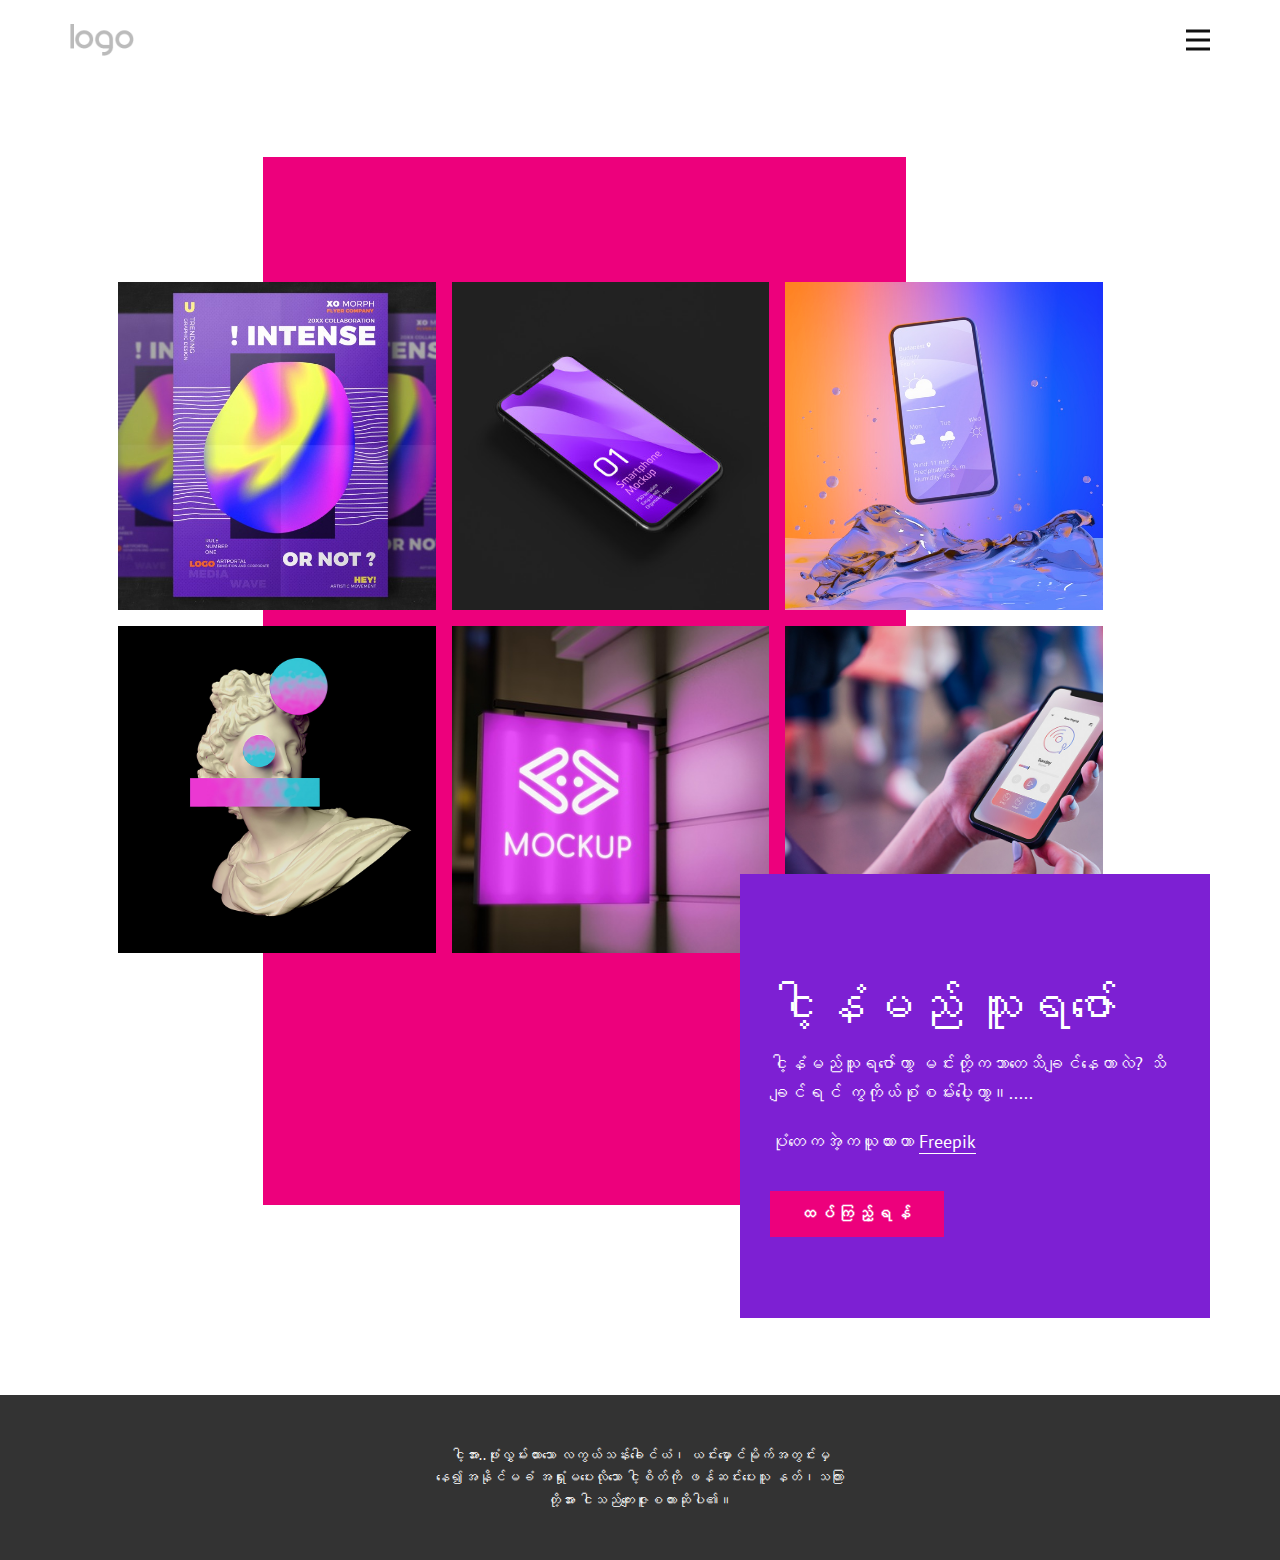
<file: index.html>
<!DOCTYPE html>
<html style="font-size: 16px;">
  <head>
    <meta name="viewport" content="width=device-width, initial-scale=1.0">
    <meta charset="utf-8">
    <meta name="keywords" content="Our Portfolio">
    <meta name="description" content="">
    <meta name="page_type" content="np-template-header-footer-from-plugin">
    <title>သူရဇော်</title>
    <link rel="stylesheet" href="nicepage.css" media="screen">
<link rel="stylesheet" href="Page-2.css" media="screen">
    <script class="u-script" type="text/javascript" src="jquery-1.9.1.min.js" defer=""></script>
    <script class="u-script" type="text/javascript" src="nicepage.js" defer=""></script>
    <meta name="generator" content="Nicepage 3.18.2, nicepage.com">
    <link id="u-theme-google-font" rel="stylesheet" href="https://fonts.googleapis.com/css?family=PT+Sans:400,400i,700,700i|Alata:400">
    <link id="u-page-google-font" rel="stylesheet" href="https://fonts.googleapis.com/css?family=Roboto+Condensed:300,300i,400,400i,700,700i">
    
    
    <script type="application/ld+json">{
		"@context": "http://schema.org",
		"@type": "Organization",
		"name": "",
		"logo": "images/default-logo.png"
}</script>
    <meta name="theme-color" content="#7d20d3">
    <meta property="og:title" content="Page 2">
    <meta property="og:type" content="website">
  </head>
  <body data-home-page="https://website475903.nicepage.io/Page-2.html?version=3335341f-b03f-49de-82b0-841232f240ca" data-home-page-title="Page 2" class="u-body"><header class="u-clearfix u-header u-header" id="sec-d045"><div class="u-clearfix u-sheet u-valign-middle u-sheet-1">
        <a href="https://thurazaw-fgd.github.io" class="u-image u-logo u-image-1">
          <img src="images/default-logo.png" class="u-logo-image u-logo-image-1">
        </a>
        <nav class="u-menu u-menu-dropdown u-offcanvas u-menu-1" data-responsive-from="XL">
          <div class="menu-collapse" style="font-size: 1rem; letter-spacing: 0px;">
            <a class="u-button-style u-custom-left-right-menu-spacing u-custom-padding-bottom u-custom-top-bottom-menu-spacing u-nav-link u-text-active-palette-1-base u-text-hover-palette-2-base" href="#">
              <svg><use xlink:href="#menu-hamburger"></use></svg>
              <svg version="1.1" xmlns="http://www.w3.org/2000/svg" xmlns:xlink="http://www.w3.org/1999/xlink"><defs><symbol id="menu-hamburger" viewBox="0 0 16 16" style="width: 16px; height: 16px;"><rect y="1" width="16" height="2"></rect><rect y="7" width="16" height="2"></rect><rect y="13" width="16" height="2"></rect>
</symbol>
</defs></svg>
            </a>
          </div>
          <div class="u-custom-menu u-nav-container" wfd-invisible="true">
            <ul class="u-nav u-unstyled u-nav-1"><li class="u-nav-item"><a class="u-button-style u-nav-link u-text-active-palette-1-base u-text-hover-palette-2-base" href="About.html" style="padding: 10px 20px;">About</a>
</li><li class="u-nav-item"><a class="u-button-style u-nav-link u-text-active-palette-1-base u-text-hover-palette-2-base" href="Page-4.html" style="padding: 10px 20px;">Page 4</a>
</li><li class="u-nav-item"><a class="u-button-style u-nav-link u-text-active-palette-1-base u-text-hover-palette-2-base" href="Page-5.html" style="padding: 10px 20px;">Page 5</a>
</li><li class="u-nav-item"><a class="u-button-style u-nav-link u-text-active-palette-1-base u-text-hover-palette-2-base" href="Page-6.html" style="padding: 10px 20px;">Page 6</a>
</li><li class="u-nav-item"><a class="u-button-style u-nav-link u-text-active-palette-1-base u-text-hover-palette-2-base" href="Page-7.html" style="padding: 10px 20px;">Page 7</a>
</li><li class="u-nav-item"><a class="u-button-style u-nav-link u-text-active-palette-1-base u-text-hover-palette-2-base" href="Page-8.html" style="padding: 10px 20px;">Page 8</a>
</li></ul>
          </div>
          <div class="u-custom-menu u-nav-container-collapse">
            <div class="u-black u-container-style u-inner-container-layout u-opacity u-opacity-95 u-sidenav">
              <div class="u-sidenav-overflow">
                <div class="u-menu-close"></div>
                <ul class="u-align-center u-nav u-popupmenu-items u-unstyled u-nav-2"><li class="u-nav-item"><a class="u-button-style u-nav-link" href="About.html" style="padding: 10px 20px;">About</a>
</li></ul>
              </div>
            </div>
            <div class="u-black u-menu-overlay u-opacity u-opacity-70" wfd-invisible="true"></div>
          </div>
        </nav>
      </div></header> 
    <section class="u-clearfix u-white u-section-1" id="sec-d58b">
      <div class="u-clearfix u-sheet u-valign-middle-md u-valign-middle-sm u-valign-middle-xl u-sheet-1">
        <div class="u-palette-2-base u-shape u-shape-rectangle u-shape-1"></div>
        <div class="u-gallery u-layout-grid u-lightbox u-no-transition u-show-text-on-hover u-gallery-1">
          <div class="u-gallery-inner u-gallery-inner-1">
            <div class="u-effect-fade u-gallery-item">
              <div class="u-back-slide" data-image-width="626" data-image-height="626">
                <img class="u-back-image u-expanded" src="images/purple-creative-flyer-template_1051-1729.jpg">
              </div>
              <div class="u-over-slide u-shading u-over-slide-1">
                <h3 class="u-gallery-heading"></h3>
                <p class="u-gallery-text"></p>
              </div>
            </div>
            <div class="u-effect-fade u-gallery-item">
              <div class="u-back-slide" data-image-width="626" data-image-height="469">
                <img class="u-back-image u-expanded" src="images/dark-mobile-device-mockup_149660-787.jpg">
              </div>
              <div class="u-over-slide u-shading u-over-slide-2">
                <h3 class="u-gallery-heading"></h3>
                <p class="u-gallery-text"></p>
              </div>
            </div>
            <div class="u-effect-fade u-gallery-item">
              <div class="u-back-slide" data-image-width="626" data-image-height="626">
                <img class="u-back-image u-expanded" src="images/smartphone-with-weather-app-colorful-liquid-background_23-2148215468.jpg">
              </div>
              <div class="u-over-slide u-shading u-over-slide-3">
                <h3 class="u-gallery-heading"></h3>
                <p class="u-gallery-text"></p>
              </div>
            </div>
            <div class="u-effect-fade u-gallery-item">
              <div class="u-back-slide" data-image-width="900" data-image-height="900">
                <img class="u-back-image u-expanded" src="images/dff.jpg">
              </div>
              <div class="u-over-slide u-shading u-over-slide-4">
                <h3 class="u-gallery-heading"></h3>
                <p class="u-gallery-text"></p>
              </div>
            </div>
            <div class="u-effect-fade u-gallery-item">
              <div class="u-back-slide" data-image-width="626" data-image-height="404">
                <img class="u-back-image u-expanded" src="images/pink-neon-night-business-sign_23-2148874638.jpg">
              </div>
              <div class="u-over-slide u-shading u-over-slide-5">
                <h3 class="u-gallery-heading"></h3>
                <p class="u-gallery-text"></p>
              </div>
            </div>
            <div class="u-effect-fade u-gallery-item">
              <div class="u-back-slide" data-image-width="1200" data-image-height="801">
                <img class="u-back-image u-expanded" src="images/yyyy.jpg">
              </div>
              <div class="u-over-slide u-shading u-over-slide-6">
                <h3 class="u-gallery-heading"></h3>
                <p class="u-gallery-text"></p>
              </div>
            </div>
          </div>
        </div>
        <div class="u-align-left u-container-style u-group u-palette-1-base u-group-1">
          <div class="u-container-layout u-valign-middle u-container-layout-1">
            <h1 class="u-text u-text-1">ငါ့နံမည် သူရဇော်</h1>
            <p class="u-text u-text-2">ငါ့နံမည်သူရဇော်ကွာ မင်းတို့ကဘာတေသိချင်နေတာလဲ? သိချင်ရင် ကွကိုယ်စုံစမ်းပေ့ါကွာ။.....&nbsp;</p>
            <p class="u-text u-text-3">ပုံတေကအဲ့ကယူထားတာ <a href="https://www.freepik.com/psd/background" class="u-active-none u-border-1 u-border-white u-btn u-button-link u-button-style u-hover-none u-none u-text-body-alt-color u-btn-1">Freepik</a>
            </p>
            <a href="https://thurazaw-fgd.github.io" class="u-active-palette-2-light-2 u-btn u-button-style u-custom-font u-font-roboto-condensed u-hover-palette-2-light-2 u-palette-2-base u-text-body-alt-color u-btn-2">ထပ်ကြည့်ရန်</a>
          </div>
        </div>
      </div>
    </section>
    
    
    <footer class="u-align-center u-clearfix u-footer u-grey-80 u-footer" id="sec-7a0d"><div class="u-clearfix u-sheet u-sheet-1">
        <p class="u-small-text u-text u-text-variant u-text-1">ငါ့အား..ဖုံးလွှမ်းထားသော လကွယ်သန်းခေါင်ယံ၊ ယင်းမှောင်မိုက်အတွင်းမှနေ၍အနိုင်မခံ အရှုံးမပေးလိုသော ငါ့စိတ်ကို ဖန်ဆင်းပေးသူ နတ်၊သကြားတို့အား ငါသည်ကျေးဇူးစကားဆိုပါ၏။ </p>
      </div></footer>
  </body>
</html>
</file>
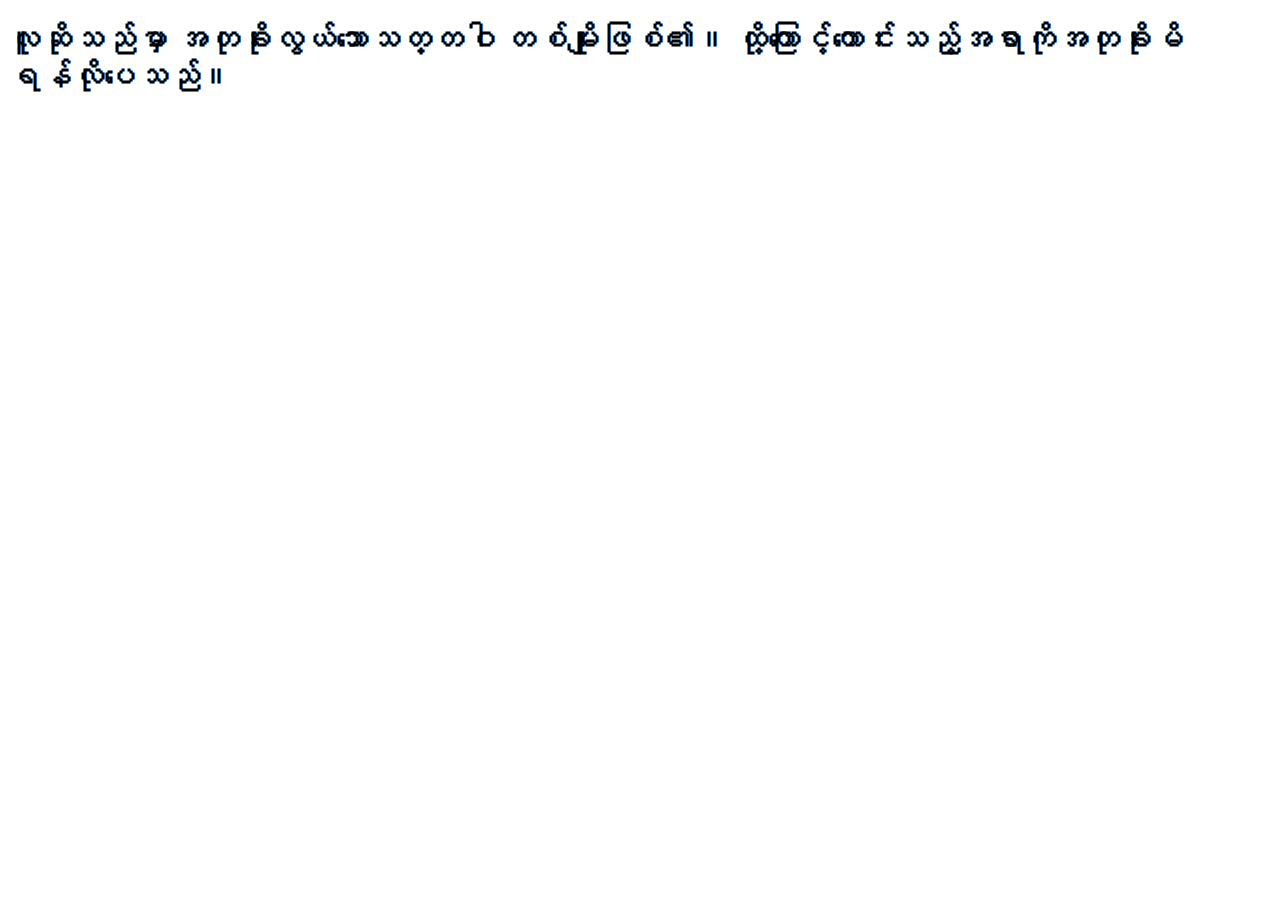
<file: About.html>
<!DOCTYPE html>
<html lang="en">
<head>
    <meta charset="UTF-8">
    <meta http-equiv="X-UA-Compatible" content="IE=edge">
    <meta name="viewport" content="width=device-width, initial-scale=1.0">
    <title>သူရဇော်အကြောင်း</title>
</head>
<body>
    <h1>လူဆိုသည်မှာ အတုခိုးလွယ်သောသတ္တဝါ တစ်မျိုးဖြစ်၏။ ထို့ကြောင့်ကောင်းသည့်အရာကိုအတုခိုးမိရန်လိုပေသည်။</h1>
</body>
</html>
</file>
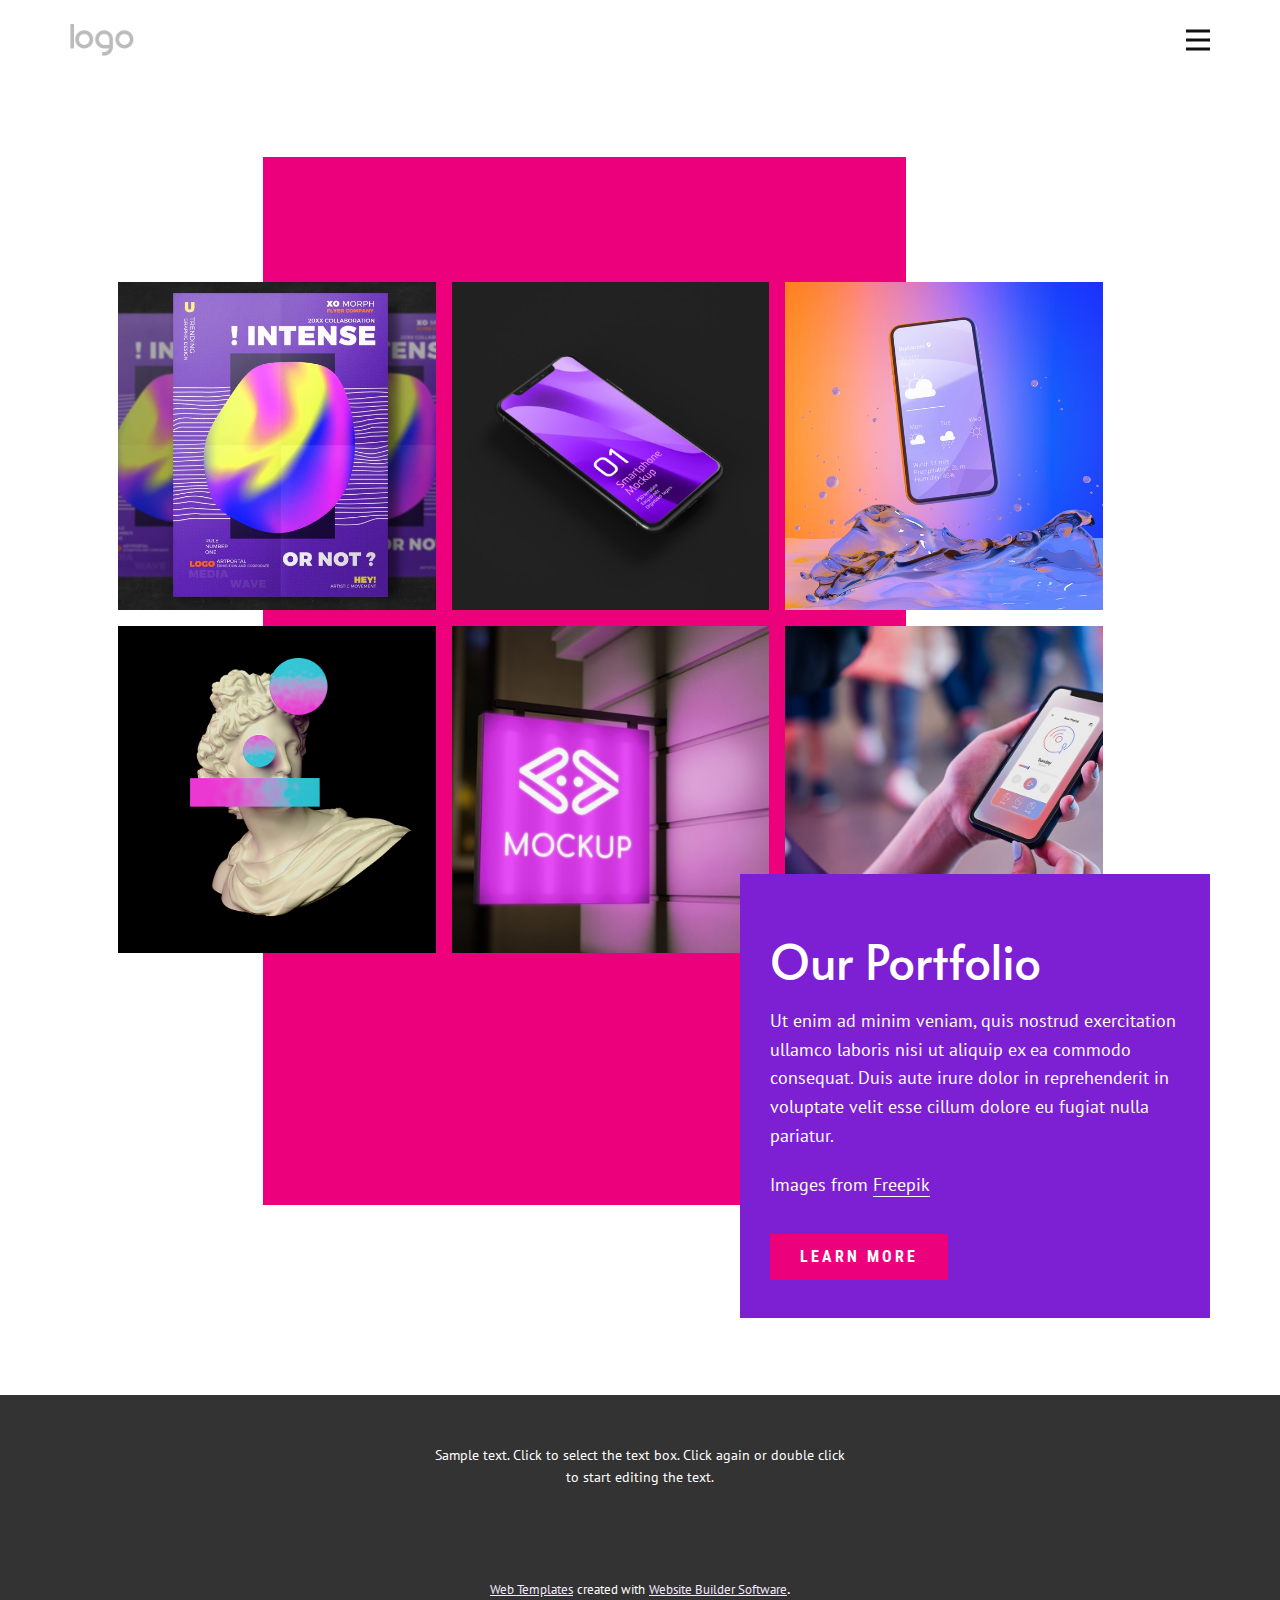
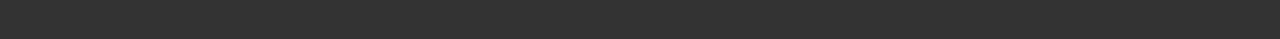
<file: Page-2.html>
<!DOCTYPE html>
<html style="font-size: 16px;">
  <head>
    <meta name="viewport" content="width=device-width, initial-scale=1.0">
    <meta charset="utf-8">
    <meta name="keywords" content="Our Portfolio">
    <meta name="description" content="">
    <meta name="page_type" content="np-template-header-footer-from-plugin">
    <title>Page 2</title>
    <link rel="stylesheet" href="nicepage.css" media="screen">
<link rel="stylesheet" href="Page-2.css" media="screen">
    <script class="u-script" type="text/javascript" src="jquery-1.9.1.min.js" defer=""></script>
    <script class="u-script" type="text/javascript" src="nicepage.js" defer=""></script>
    <meta name="generator" content="Nicepage 3.18.2, nicepage.com">
    <link id="u-theme-google-font" rel="stylesheet" href="https://fonts.googleapis.com/css?family=PT+Sans:400,400i,700,700i|Alata:400">
    <link id="u-page-google-font" rel="stylesheet" href="https://fonts.googleapis.com/css?family=Roboto+Condensed:300,300i,400,400i,700,700i">
    
    
    <script type="application/ld+json">{
		"@context": "http://schema.org",
		"@type": "Organization",
		"name": "",
		"logo": "images/default-logo.png"
}</script>
    <meta name="theme-color" content="#7d20d3">
    <meta property="og:title" content="Page 2">
    <meta property="og:type" content="website">
  </head>
  <body class="u-body"><header class="u-clearfix u-header u-header" id="sec-d045"><div class="u-clearfix u-sheet u-valign-middle u-sheet-1">
        <a href="https://nicepage.com" class="u-image u-logo u-image-1">
          <img src="images/default-logo.png" class="u-logo-image u-logo-image-1">
        </a>
        <nav class="u-menu u-menu-dropdown u-offcanvas u-menu-1" data-responsive-from="XL">
          <div class="menu-collapse" style="font-size: 1rem; letter-spacing: 0px;">
            <a class="u-button-style u-custom-left-right-menu-spacing u-custom-padding-bottom u-custom-top-bottom-menu-spacing u-nav-link u-text-active-palette-1-base u-text-hover-palette-2-base" href="#">
              <svg><use xlink:href="#menu-hamburger"></use></svg>
              <svg version="1.1" xmlns="http://www.w3.org/2000/svg" xmlns:xlink="http://www.w3.org/1999/xlink"><defs><symbol id="menu-hamburger" viewBox="0 0 16 16" style="width: 16px; height: 16px;"><rect y="1" width="16" height="2"></rect><rect y="7" width="16" height="2"></rect><rect y="13" width="16" height="2"></rect>
</symbol>
</defs></svg>
            </a>
          </div>
          <div class="u-custom-menu u-nav-container" wfd-invisible="true">
            <ul class="u-nav u-unstyled u-nav-1"><li class="u-nav-item"><a class="u-button-style u-nav-link u-text-active-palette-1-base u-text-hover-palette-2-base" href="About.html" style="padding: 10px 20px;">About</a>
</li><li class="u-nav-item"><a class="u-button-style u-nav-link u-text-active-palette-1-base u-text-hover-palette-2-base" href="Page-4.html" style="padding: 10px 20px;">Page 4</a>
</li><li class="u-nav-item"><a class="u-button-style u-nav-link u-text-active-palette-1-base u-text-hover-palette-2-base" href="Page-5.html" style="padding: 10px 20px;">Page 5</a>
</li><li class="u-nav-item"><a class="u-button-style u-nav-link u-text-active-palette-1-base u-text-hover-palette-2-base" href="Page-6.html" style="padding: 10px 20px;">Page 6</a>
</li><li class="u-nav-item"><a class="u-button-style u-nav-link u-text-active-palette-1-base u-text-hover-palette-2-base" href="Page-7.html" style="padding: 10px 20px;">Page 7</a>
</li><li class="u-nav-item"><a class="u-button-style u-nav-link u-text-active-palette-1-base u-text-hover-palette-2-base" href="Page-8.html" style="padding: 10px 20px;">Page 8</a>
</li></ul>
          </div>
          <div class="u-custom-menu u-nav-container-collapse">
            <div class="u-black u-container-style u-inner-container-layout u-opacity u-opacity-95 u-sidenav">
              <div class="u-sidenav-overflow">
                <div class="u-menu-close"></div>
                <ul class="u-align-center u-nav u-popupmenu-items u-unstyled u-nav-2"><li class="u-nav-item"><a class="u-button-style u-nav-link" href="About.html" style="padding: 10px 20px;">About</a>
</li></ul>
              </div>
            </div>
            <div class="u-black u-menu-overlay u-opacity u-opacity-70" wfd-invisible="true"></div>
          </div>
        </nav>
      </div></header> 
    <section class="u-clearfix u-white u-section-1" id="sec-d58b">
      <div class="u-clearfix u-sheet u-valign-middle-md u-valign-middle-sm u-valign-middle-xl u-sheet-1">
        <div class="u-palette-2-base u-shape u-shape-rectangle u-shape-1"></div>
        <div class="u-gallery u-layout-grid u-lightbox u-no-transition u-show-text-on-hover u-gallery-1">
          <div class="u-gallery-inner u-gallery-inner-1">
            <div class="u-effect-fade u-gallery-item">
              <div class="u-back-slide" data-image-width="626" data-image-height="626">
                <img class="u-back-image u-expanded" src="images/purple-creative-flyer-template_1051-1729.jpg">
              </div>
              <div class="u-over-slide u-shading u-over-slide-1">
                <h3 class="u-gallery-heading"></h3>
                <p class="u-gallery-text"></p>
              </div>
            </div>
            <div class="u-effect-fade u-gallery-item">
              <div class="u-back-slide" data-image-width="626" data-image-height="469">
                <img class="u-back-image u-expanded" src="images/dark-mobile-device-mockup_149660-787.jpg">
              </div>
              <div class="u-over-slide u-shading u-over-slide-2">
                <h3 class="u-gallery-heading"></h3>
                <p class="u-gallery-text"></p>
              </div>
            </div>
            <div class="u-effect-fade u-gallery-item">
              <div class="u-back-slide" data-image-width="626" data-image-height="626">
                <img class="u-back-image u-expanded" src="images/smartphone-with-weather-app-colorful-liquid-background_23-2148215468.jpg">
              </div>
              <div class="u-over-slide u-shading u-over-slide-3">
                <h3 class="u-gallery-heading"></h3>
                <p class="u-gallery-text"></p>
              </div>
            </div>
            <div class="u-effect-fade u-gallery-item">
              <div class="u-back-slide" data-image-width="900" data-image-height="900">
                <img class="u-back-image u-expanded" src="images/dff.jpg">
              </div>
              <div class="u-over-slide u-shading u-over-slide-4">
                <h3 class="u-gallery-heading"></h3>
                <p class="u-gallery-text"></p>
              </div>
            </div>
            <div class="u-effect-fade u-gallery-item">
              <div class="u-back-slide" data-image-width="626" data-image-height="404">
                <img class="u-back-image u-expanded" src="images/pink-neon-night-business-sign_23-2148874638.jpg">
              </div>
              <div class="u-over-slide u-shading u-over-slide-5">
                <h3 class="u-gallery-heading"></h3>
                <p class="u-gallery-text"></p>
              </div>
            </div>
            <div class="u-effect-fade u-gallery-item">
              <div class="u-back-slide" data-image-width="1200" data-image-height="801">
                <img class="u-back-image u-expanded" src="images/yyyy.jpg">
              </div>
              <div class="u-over-slide u-shading u-over-slide-6">
                <h3 class="u-gallery-heading"></h3>
                <p class="u-gallery-text"></p>
              </div>
            </div>
          </div>
        </div>
        <div class="u-align-left u-container-style u-group u-palette-1-base u-group-1">
          <div class="u-container-layout u-valign-middle u-container-layout-1">
            <h1 class="u-text u-text-1">Our Portfolio</h1>
            <p class="u-text u-text-2">Ut enim ad minim veniam, quis nostrud exercitation ullamco laboris nisi ut aliquip ex ea commodo consequat. Duis aute irure dolor in reprehenderit in voluptate velit esse cillum dolore eu fugiat nulla pariatur.&nbsp;</p>
            <p class="u-text u-text-3">Images from <a href="https://www.freepik.com/psd/background" class="u-active-none u-border-1 u-border-white u-btn u-button-link u-button-style u-hover-none u-none u-text-body-alt-color u-btn-1">Freepik</a>
            </p>
            <a href="https://nicepage.com/landing-page" class="u-active-palette-2-light-2 u-btn u-button-style u-custom-font u-font-roboto-condensed u-hover-palette-2-light-2 u-palette-2-base u-text-body-alt-color u-btn-2">learn more</a>
          </div>
        </div>
      </div>
    </section>
    
    
    <footer class="u-align-center u-clearfix u-footer u-grey-80 u-footer" id="sec-7a0d"><div class="u-clearfix u-sheet u-sheet-1">
        <p class="u-small-text u-text u-text-variant u-text-1">Sample text. Click to select the text box. Click again or double click to start editing the text.</p>
      </div></footer>
    <section class="u-backlink u-clearfix u-grey-80">
      <a class="u-link" href="https://nicepage.com/website-templates" target="_blank">
        <span>Web Templates</span>
      </a>
      <p class="u-text">
        <span>created with</span>
      </p>
      <a class="u-link" href="https://nicepage.com/" target="_blank">
        <span>Website Builder Software</span>
      </a>. 
    </section>
  </body>
</html>
</file>
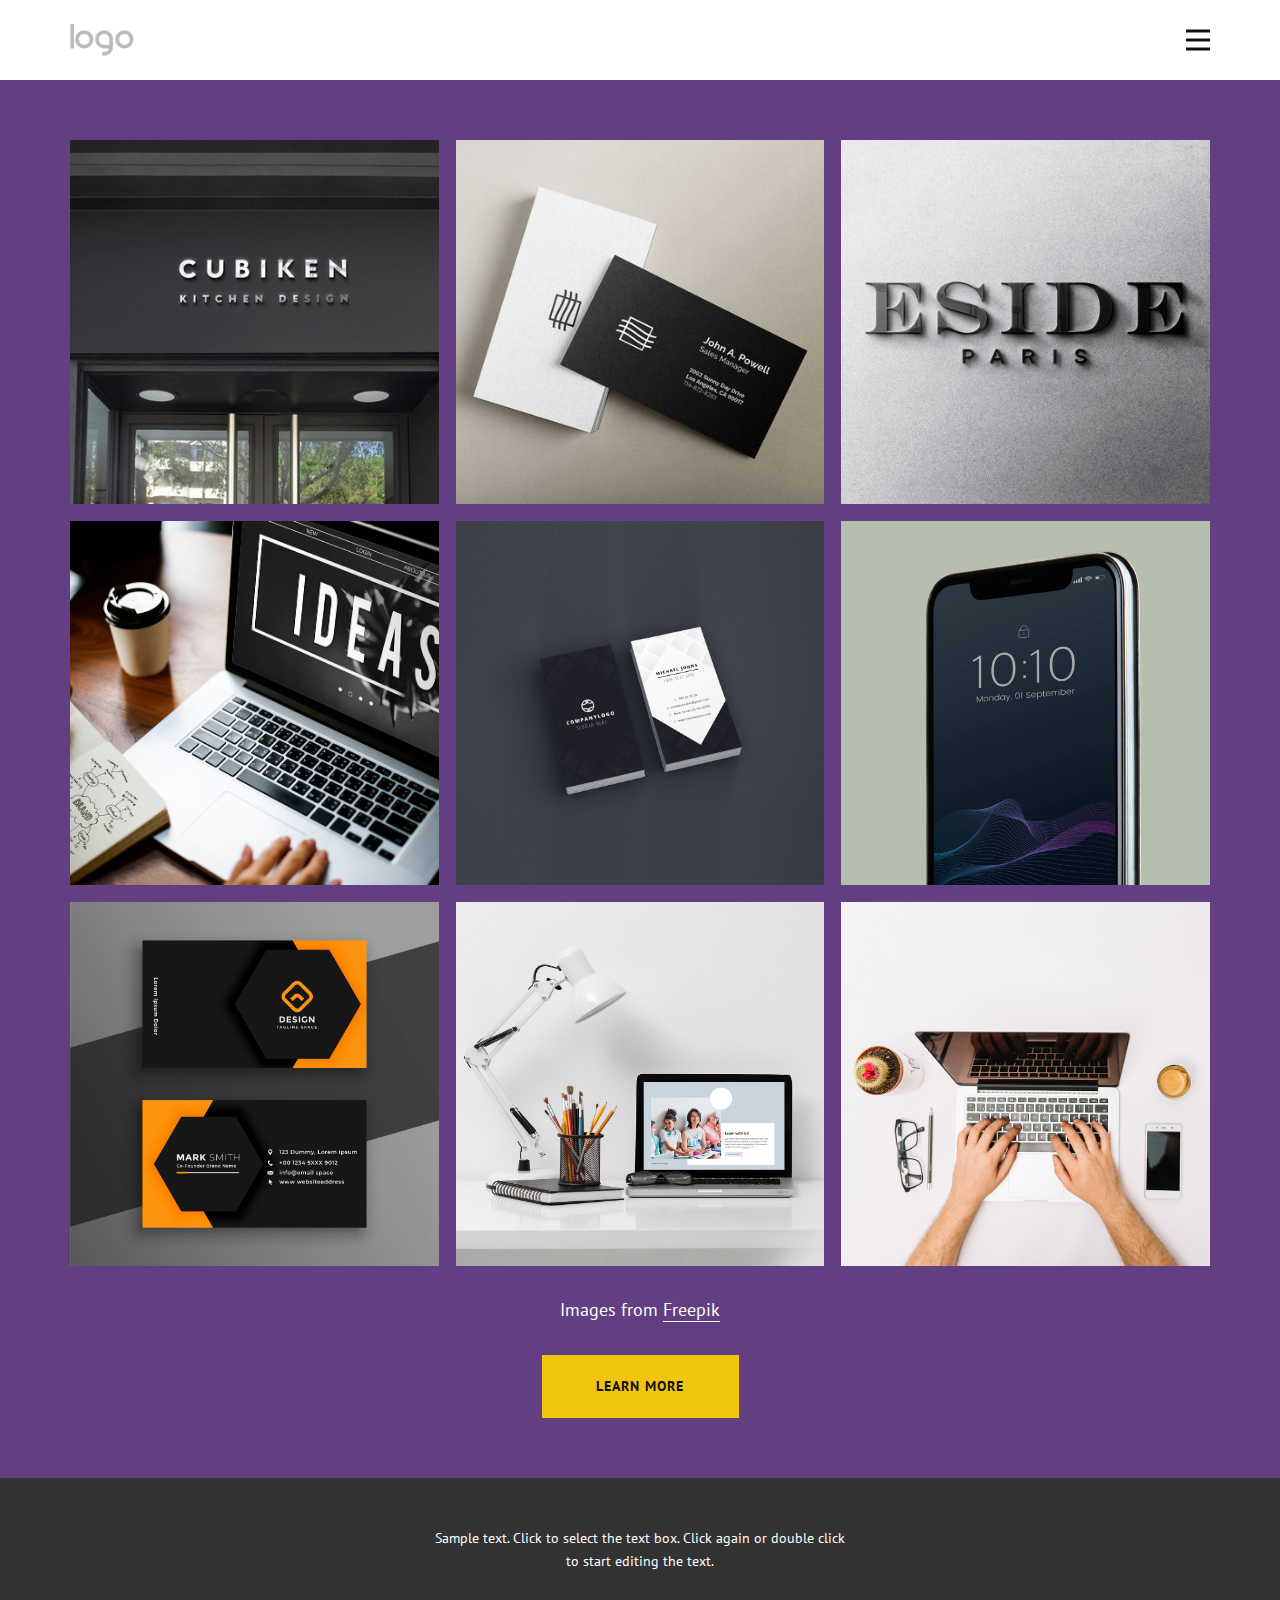
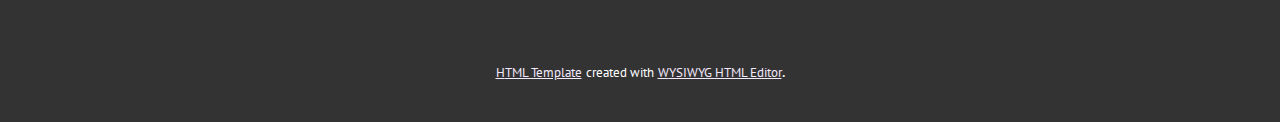
<file: Page-6.html>
<!DOCTYPE html>
<html style="font-size: 16px;">
  <head>
    <meta name="viewport" content="width=device-width, initial-scale=1.0">
    <meta charset="utf-8">
    <meta name="keywords" content="">
    <meta name="description" content="">
    <meta name="page_type" content="np-template-header-footer-from-plugin">
    <title>Page 6</title>
    <link rel="stylesheet" href="nicepage.css" media="screen">
<link rel="stylesheet" href="Page-6.css" media="screen">
    <script class="u-script" type="text/javascript" src="jquery-1.9.1.min.js" defer=""></script>
    <script class="u-script" type="text/javascript" src="nicepage.js" defer=""></script>
    <meta name="generator" content="Nicepage 3.18.2, nicepage.com">
    <link id="u-theme-google-font" rel="stylesheet" href="https://fonts.googleapis.com/css?family=PT+Sans:400,400i,700,700i|Alata:400">
    
    
    <script type="application/ld+json">{
		"@context": "http://schema.org",
		"@type": "Organization",
		"name": "",
		"logo": "images/default-logo.png"
}</script>
    <meta name="theme-color" content="#7d20d3">
    <meta property="og:title" content="Page 6">
    <meta property="og:type" content="website">
  </head>
  <body class="u-body"><header class="u-clearfix u-header u-header" id="sec-d045"><div class="u-clearfix u-sheet u-valign-middle u-sheet-1">
        <a href="https://nicepage.com" class="u-image u-logo u-image-1">
          <img src="images/default-logo.png" class="u-logo-image u-logo-image-1">
        </a>
        <nav class="u-menu u-menu-dropdown u-offcanvas u-menu-1" data-responsive-from="XL">
          <div class="menu-collapse" style="font-size: 1rem; letter-spacing: 0px;">
            <a class="u-button-style u-custom-left-right-menu-spacing u-custom-padding-bottom u-custom-top-bottom-menu-spacing u-nav-link u-text-active-palette-1-base u-text-hover-palette-2-base" href="#">
              <svg><use xlink:href="#menu-hamburger"></use></svg>
              <svg version="1.1" xmlns="http://www.w3.org/2000/svg" xmlns:xlink="http://www.w3.org/1999/xlink"><defs><symbol id="menu-hamburger" viewBox="0 0 16 16" style="width: 16px; height: 16px;"><rect y="1" width="16" height="2"></rect><rect y="7" width="16" height="2"></rect><rect y="13" width="16" height="2"></rect>
</symbol>
</defs></svg>
            </a>
          </div>
          <div class="u-custom-menu u-nav-container" wfd-invisible="true">
            <ul class="u-nav u-unstyled u-nav-1"><li class="u-nav-item"><a class="u-button-style u-nav-link u-text-active-palette-1-base u-text-hover-palette-2-base" href="About.html" style="padding: 10px 20px;">About</a>
</li><li class="u-nav-item"><a class="u-button-style u-nav-link u-text-active-palette-1-base u-text-hover-palette-2-base" href="Page-4.html" style="padding: 10px 20px;">Page 4</a>
</li><li class="u-nav-item"><a class="u-button-style u-nav-link u-text-active-palette-1-base u-text-hover-palette-2-base" href="Page-5.html" style="padding: 10px 20px;">Page 5</a>
</li><li class="u-nav-item"><a class="u-button-style u-nav-link u-text-active-palette-1-base u-text-hover-palette-2-base" href="Page-6.html" style="padding: 10px 20px;">Page 6</a>
</li><li class="u-nav-item"><a class="u-button-style u-nav-link u-text-active-palette-1-base u-text-hover-palette-2-base" href="Page-7.html" style="padding: 10px 20px;">Page 7</a>
</li><li class="u-nav-item"><a class="u-button-style u-nav-link u-text-active-palette-1-base u-text-hover-palette-2-base" href="Page-8.html" style="padding: 10px 20px;">Page 8</a>
</li></ul>
          </div>
          <div class="u-custom-menu u-nav-container-collapse">
            <div class="u-black u-container-style u-inner-container-layout u-opacity u-opacity-95 u-sidenav">
              <div class="u-sidenav-overflow">
                <div class="u-menu-close"></div>
                <ul class="u-align-center u-nav u-popupmenu-items u-unstyled u-nav-2"><li class="u-nav-item"><a class="u-button-style u-nav-link" href="About.html" style="padding: 10px 20px;">About</a>
</li></ul>
              </div>
            </div>
            <div class="u-black u-menu-overlay u-opacity u-opacity-70" wfd-invisible="true"></div>
          </div>
        </nav>
      </div></header> 
    <section class="u-align-center u-clearfix u-palette-1-dark-2 u-section-1" id="sec-289f">
      <div class="u-clearfix u-sheet u-valign-middle u-sheet-1">
        <div class="u-expanded-width u-gallery u-layout-grid u-lightbox u-show-text-on-hover u-gallery-1">
          <div class="u-gallery-inner u-gallery-inner-1">
            <div class="u-effect-fade u-effect-hover-zoom u-gallery-item">
              <div class="u-back-slide">
                <img class="u-back-image u-expanded" src="images/logo-mockup-black-facade-sign_145275-281.jpg">
              </div>
              <div class="u-over-slide u-shading u-over-slide-1">
                <h3 class="u-gallery-heading"></h3>
                <p class="u-gallery-text"></p>
              </div>
            </div>
            <div class="u-effect-fade u-effect-hover-zoom u-gallery-item">
              <div class="u-back-slide">
                <img class="u-back-image u-expanded" src="images/business-cards-mockup_1389-1137.jpg">
              </div>
              <div class="u-over-slide u-shading u-over-slide-2">
                <h3 class="u-gallery-heading"></h3>
                <p class="u-gallery-text"></p>
              </div>
            </div>
            <div class="u-effect-fade u-effect-hover-zoom u-gallery-item">
              <div class="u-back-slide">
                <img class="u-back-image u-expanded" src="images/3d-logo-mockup_145275-141.jpg">
              </div>
              <div class="u-over-slide u-shading u-over-slide-3">
                <h3 class="u-gallery-heading"></h3>
                <p class="u-gallery-text"></p>
              </div>
            </div>
            <div class="u-effect-fade u-effect-hover-zoom u-gallery-item">
              <div class="u-back-slide" data-image-width="1199" data-image-height="800">
                <img class="u-back-image u-expanded" src="images/yh-min.jpg">
              </div>
              <div class="u-over-slide u-shading u-over-slide-4">
                <h3 class="u-gallery-heading"></h3>
                <p class="u-gallery-text"></p>
              </div>
            </div>
            <div class="u-effect-fade u-effect-hover-zoom u-gallery-item">
              <div class="u-back-slide">
                <img class="u-back-image u-expanded" src="images/rr.jpg">
              </div>
              <div class="u-over-slide u-shading u-over-slide-5">
                <h3 class="u-gallery-heading"></h3>
                <p class="u-gallery-text"></p>
              </div>
            </div>
            <div class="u-effect-fade u-effect-hover-zoom u-gallery-item">
              <div class="u-back-slide">
                <img class="u-back-image u-expanded" src="images/black-screen-smartphone-mockup-design_53876-65977.jpg">
              </div>
              <div class="u-over-slide u-shading u-over-slide-6">
                <h3 class="u-gallery-heading"></h3>
                <p class="u-gallery-text"></p>
              </div>
            </div>
            <div class="u-effect-fade u-effect-hover-zoom u-gallery-item">
              <div class="u-back-slide">
                <img class="u-back-image u-expanded" src="images/elegant-minimal-black-yellow-business-card-template_1017-22513.jpg">
              </div>
              <div class="u-over-slide u-shading u-over-slide-7">
                <h3 class="u-gallery-heading"></h3>
                <p class="u-gallery-text"></p>
              </div>
            </div>
            <div class="u-effect-fade u-effect-hover-zoom u-gallery-item">
              <div class="u-back-slide" data-image-width="1500" data-image-height="1213">
                <img class="u-back-image u-expanded" src="images/re.jpg">
              </div>
              <div class="u-over-slide u-shading u-over-slide-8">
                <h3 class="u-gallery-heading"></h3>
                <p class="u-gallery-text"></p>
              </div>
            </div>
            <div class="u-effect-fade u-effect-hover-zoom u-gallery-item">
              <div class="u-back-slide" data-image-width="1000" data-image-height="919">
                <img class="u-back-image u-expanded" src="images/a9dcc2d3-077b-4cbf-35f1-05a7ca2b6438.jpg">
              </div>
              <div class="u-over-slide u-shading u-over-slide-9">
                <h3 class="u-gallery-heading"></h3>
                <p class="u-gallery-text"></p>
              </div>
            </div>
          </div>
        </div>
        <p class="u-align-center u-text u-text-body-alt-color u-text-1">Images from <a href="https://www.freepik.com/psd/cards" class="u-border-1 u-border-white u-btn u-button-link u-button-style u-none u-text-body-alt-color u-btn-1" target="_blank">Freepik</a>
        </p>
        <a href="#" class="u-align-center u-btn u-button-style u-hover-white u-palette-3-base u-btn-2">learn more</a>
      </div>
    </section>
    
    
    <footer class="u-align-center u-clearfix u-footer u-grey-80 u-footer" id="sec-7a0d"><div class="u-clearfix u-sheet u-sheet-1">
        <p class="u-small-text u-text u-text-variant u-text-1">Sample text. Click to select the text box. Click again or double click to start editing the text.</p>
      </div></footer>
    <section class="u-backlink u-clearfix u-grey-80">
      <a class="u-link" href="https://nicepage.com/html-templates" target="_blank">
        <span>HTML Template</span>
      </a>
      <p class="u-text">
        <span>created with</span>
      </p>
      <a class="u-link" href="https://nicepage.com/html-website-builder" target="_blank">
        <span>WYSIWYG HTML Editor</span>
      </a>. 
    </section>
  </body>
</html>
</file>
